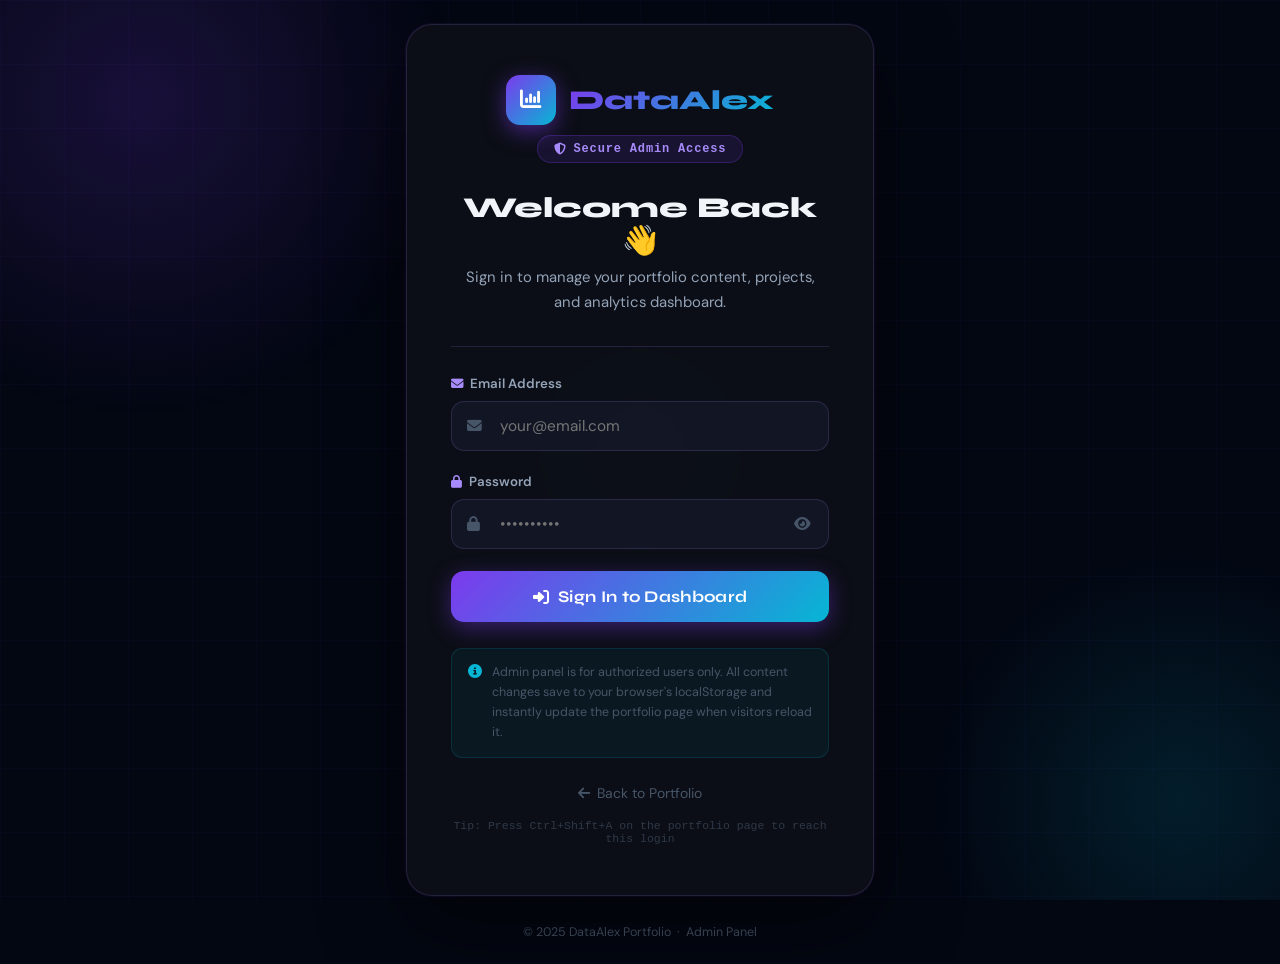
<file: login.html>
<!DOCTYPE html>
<html lang="en">
<head>
  <meta charset="UTF-8" /><meta name="viewport" content="width=device-width, initial-scale=1.0" />
  <title>Admin Login — DataAlex Portfolio</title>
  <link rel="stylesheet" href="https://cdnjs.cloudflare.com/ajax/libs/font-awesome/6.5.0/css/all.min.css" />
  <style>
    @import url('https://fonts.googleapis.com/css2?family=Syne:wght@700;800&family=DM+Sans:wght@400;500;600&display=swap');
    *,*::before,*::after{box-sizing:border-box;margin:0;padding:0}
    :root{
      --pu:#7C3AED;--pu-l:#A78BFA;--cy:#06B6D4;--gn:#10B981;--rd:#EF4444;
      --bg0:#030712;--bg1:#0D1117;--bg2:#161B2C;
      --bdl:rgba(167,139,250,.16);--t1:#F1F5F9;--t2:#94A3B8;--t3:#475569;
      --gp:linear-gradient(135deg,#7C3AED,#06B6D4);
    }
    html,body{height:100%;font-family:'DM Sans',system-ui,sans-serif;background:var(--bg0);color:var(--t1);font-size:16px}

    /* ── animated orbs ── */
    .orbs{position:fixed;inset:0;overflow:hidden;z-index:0;pointer-events:none}
    .orb{position:absolute;border-radius:50%;animation:orbFloat 12s ease-in-out infinite}
    .o1{width:640px;height:640px;top:-220px;left:-180px;background:radial-gradient(circle,rgba(124,58,237,.18),transparent 70%)}
    .o2{width:520px;height:520px;bottom:-160px;right:-160px;background:radial-gradient(circle,rgba(6,182,212,.13),transparent 70%);animation-delay:-6s;animation-direction:reverse}
    .o3{width:320px;height:320px;top:50%;left:50%;transform:translate(-50%,-50%);background:radial-gradient(circle,rgba(124,58,237,.07),transparent 70%);animation-delay:-3s}
    @keyframes orbFloat{0%,100%{transform:scale(1) translate(0,0)}33%{transform:scale(1.08) translate(18px,-14px)}66%{transform:scale(.95) translate(-10px,18px)}}

    /* grid pattern */
    .grid{position:fixed;inset:0;z-index:0;pointer-events:none;
      background-image:linear-gradient(rgba(124,58,237,.04) 1px,transparent 1px),linear-gradient(90deg,rgba(124,58,237,.04) 1px,transparent 1px);
      background-size:64px 64px}

    /* ── page ── */
    .page{position:relative;z-index:1;min-height:100vh;display:flex;flex-direction:column;align-items:center;justify-content:center;padding:24px}

    /* ── card ── */
    .card{width:100%;max-width:468px;background:rgba(13,17,23,.88);border:1px solid var(--bdl);border-radius:26px;padding:50px 44px;backdrop-filter:blur(24px);box-shadow:0 30px 80px rgba(0,0,0,.55),0 0 0 1px rgba(124,58,237,.1);animation:cardIn .5s cubic-bezier(.4,0,.2,1) forwards}
    @keyframes cardIn{from{opacity:0;transform:translateY(26px)}to{opacity:1;transform:translateY(0)}}

    /* logo */
    .logo-row{display:flex;align-items:center;gap:13px;justify-content:center;margin-bottom:10px}
    .logo-ico{width:50px;height:50px;background:var(--gp);border-radius:14px;display:flex;align-items:center;justify-content:center;font-size:1.35rem;color:#fff;box-shadow:0 6px 22px rgba(124,58,237,.52)}
    .logo-nm{font-family:'Syne',sans-serif;font-size:1.7rem;font-weight:800;background:var(--gp);-webkit-background-clip:text;-webkit-text-fill-color:transparent;background-clip:text}

    /* badge */
    .badge-row{text-align:center;margin-bottom:28px}
    .admin-badge{display:inline-flex;align-items:center;gap:7px;padding:6px 16px;background:rgba(124,58,237,.12);border:1px solid rgba(124,58,237,.28);border-radius:100px;font-size:.75rem;font-weight:600;color:var(--pu-l);font-family:'Courier New',monospace;letter-spacing:.07em}

    /* heading */
    .hdr{text-align:center;margin-bottom:32px}
    .hdr h2{font-family:'Syne',sans-serif;font-size:1.8rem;font-weight:800;margin-bottom:8px;line-height:1.15}
    .hdr p{font-size:.93rem;color:var(--t2);line-height:1.65}

    .divider{height:1px;background:var(--bdl);margin-bottom:28px}

    /* alert */
    .alert{display:none;align-items:center;gap:10px;padding:14px 16px;border-radius:12px;font-size:.875rem;font-weight:500;margin-bottom:20px}
    .alert.err{background:rgba(239,68,68,.1);border:1px solid rgba(239,68,68,.3);color:#FCA5A5}
    .alert.ok{background:rgba(16,185,129,.1);border:1px solid rgba(16,185,129,.3);color:#6EE7B7}
    .alert.show{display:flex}

    /* form */
    .form-grp{margin-bottom:22px}
    .form-lbl{display:flex;align-items:center;gap:7px;font-size:.83rem;font-weight:600;color:var(--t2);margin-bottom:9px}
    .form-lbl i{color:var(--pu-l);font-size:.78rem}
    .inp-wrap{position:relative}
    .form-inp{width:100%;padding:14px 50px 14px 48px;background:rgba(22,27,44,.72);border:1.5px solid var(--bdl);border-radius:13px;color:var(--t1);font-family:'DM Sans',sans-serif;font-size:.96rem;outline:none;transition:all .25s ease}
    .form-inp:focus{border-color:var(--pu);background:rgba(22,27,44,.96);box-shadow:0 0 0 3px rgba(124,58,237,.14)}
    .form-inp.err-inp{border-color:var(--rd);box-shadow:0 0 0 3px rgba(239,68,68,.12)}
    .ico-left{position:absolute;left:16px;top:50%;transform:translateY(-50%);color:var(--t3);font-size:.92rem;pointer-events:none;transition:color .2s}
    .inp-wrap:focus-within .ico-left{color:var(--pu-l)}
    .toggle-pw{position:absolute;right:14px;top:50%;transform:translateY(-50%);color:var(--t3);cursor:pointer;font-size:.92rem;background:none;border:none;padding:4px;transition:color .2s}
    .toggle-pw:hover{color:var(--pu-l)}
    .err-msg{display:none;font-size:.78rem;color:var(--rd);margin-top:6px;align-items:center;gap:5px}
    .err-msg.show{display:flex}

    /* submit */
    .btn-login{width:100%;padding:16px;background:var(--gp);border:none;border-radius:13px;color:#fff;font-family:'Syne',sans-serif;font-size:1.02rem;font-weight:700;cursor:pointer;letter-spacing:.02em;transition:all .25s ease;box-shadow:0 6px 22px rgba(124,58,237,.42);display:flex;align-items:center;justify-content:center;gap:9px}
    .btn-login:hover:not(:disabled){transform:translateY(-2px);box-shadow:0 10px 32px rgba(124,58,237,.58)}
    .btn-login:disabled{opacity:.7;cursor:not-allowed;transform:none}
    .spinner{width:18px;height:18px;border:2.5px solid rgba(255,255,255,.3);border-top-color:#fff;border-radius:50%;animation:spin .75s linear infinite}
    @keyframes spin{to{transform:rotate(360deg)}}

    /* security note */
    .sec-note{margin-top:26px;padding:14px 16px;background:rgba(6,182,212,.06);border:1px solid rgba(6,182,212,.15);border-radius:11px;display:flex;align-items:flex-start;gap:10px}
    .sec-note i{color:var(--cy);margin-top:2px;flex-shrink:0;font-size:.85rem}
    .sec-note p{font-size:.78rem;color:var(--t3);line-height:1.6}

    /* back */
    .back{text-align:center;margin-top:24px}
    .back a{font-size:.875rem;color:var(--t3);text-decoration:none;display:inline-flex;align-items:center;gap:7px;transition:color .2s}
    .back a:hover{color:var(--pu-l)}

    .footer-note{margin-top:28px;text-align:center;font-size:.78rem;color:var(--t3)}

    /* shake */
    @keyframes shake{0%,100%{transform:translateX(0)}20%{transform:translateX(-8px)}40%{transform:translateX(8px)}60%{transform:translateX(-4px)}80%{transform:translateX(4px)}}
    .shake{animation:shake .4s ease}

    /* shortcut hint */
    .hint{text-align:center;margin-top:16px;font-size:.72rem;color:rgba(71,85,105,.6);font-family:'Courier New',monospace}
  </style>
</head>
<body>
<div class="orbs"><div class="orb o1"></div><div class="orb o2"></div><div class="orb o3"></div></div>
<div class="grid"></div>

<div class="page">
  <div class="card" id="login-card">

    <!-- Logo -->
    <div class="logo-row">
      <div class="logo-ico"><i class="fa-solid fa-chart-column"></i></div>
      <div class="logo-nm">DataAlex</div>
    </div>
    <div class="badge-row">
      <div class="admin-badge"><i class="fa-solid fa-shield-halved"></i> Secure Admin Access</div>
    </div>

    <!-- Header -->
    <div class="hdr">
      <h2>Welcome Back 👋</h2>
      <p>Sign in to manage your portfolio content, projects, and analytics dashboard.</p>
    </div>

    <div class="divider"></div>

    <!-- Alert -->
    <div class="alert" id="login-alert">
      <i class="fa-solid fa-circle-exclamation"></i>
      <span id="alert-text">Invalid credentials. Please try again.</span>
    </div>

    <!-- Form -->
    <form id="login-form" novalidate>
      <div class="form-grp">
        <label class="form-lbl"><i class="fa-solid fa-envelope"></i> Email Address</label>
        <div class="inp-wrap">
          <input type="email" id="inp-email" class="form-inp" placeholder="your@email.com" autocomplete="email" />
          <i class="fa-solid fa-envelope ico-left"></i>
        </div>
        <div class="err-msg" id="email-err"><i class="fa-solid fa-circle-exclamation"></i> Please enter a valid email</div>
      </div>

      <div class="form-grp">
        <label class="form-lbl"><i class="fa-solid fa-lock"></i> Password</label>
        <div class="inp-wrap">
          <input type="password" id="inp-pw" class="form-inp" placeholder="••••••••••" autocomplete="current-password" />
          <i class="fa-solid fa-lock ico-left"></i>
          <button type="button" class="toggle-pw" id="toggle-pw" title="Show password">
            <i class="fa-solid fa-eye" id="pw-eye"></i>
          </button>
        </div>
        <div class="err-msg" id="pw-err"><i class="fa-solid fa-circle-exclamation"></i> Password cannot be empty</div>
      </div>

      <button type="submit" class="btn-login" id="login-btn">
        <i class="fa-solid fa-right-to-bracket"></i>
        <span id="btn-label">Sign In to Dashboard</span>
      </button>
    </form>

    <!-- Security note -->
    <div class="sec-note">
      <i class="fa-solid fa-info-circle"></i>
      <p>Admin panel is for authorized users only. All content changes save to your browser's localStorage and instantly update the portfolio page when visitors reload it.</p>
    </div>

    <!-- Back link -->
    <div class="back"><a href="index.html"><i class="fa-solid fa-arrow-left"></i> Back to Portfolio</a></div>
    <div class="hint">Tip: Press Ctrl+Shift+A on the portfolio page to reach this login</div>
  </div>

  <div class="footer-note">&copy; 2025 DataAlex Portfolio &nbsp;·&nbsp; Admin Panel</div>
</div>

<script>
  // Encoded credentials (base64 — keeps them out of plain sight in source)
  const _u = atob("c2h1amF3YWxpNTVAZ21haWwuY29t");  // shujawali55@gmail.com
  const _p = atob("WmF5YW5AMTUyMDE=");                // Zayan@15201

  // If already authenticated, go straight to dashboard
  if (sessionStorage.getItem("portfolio_admin_auth") === "true") {
    window.location.replace("admin.html");
  }

  // Toggle password visibility
  document.getElementById("toggle-pw").addEventListener("click", () => {
    const inp = document.getElementById("inp-pw");
    const eye = document.getElementById("pw-eye");
    const isText = inp.type === "text";
    inp.type = isText ? "password" : "text";
    eye.className = isText ? "fa-solid fa-eye" : "fa-solid fa-eye-slash";
  });

  // Focus email → Enter → focus password
  document.getElementById("inp-email").addEventListener("keydown", e => {
    if (e.key === "Enter") { e.preventDefault(); document.getElementById("inp-pw").focus(); }
  });

  // Clear errors on input
  ["inp-email","inp-pw"].forEach(id => {
    document.getElementById(id).addEventListener("input", () => {
      document.getElementById(id).classList.remove("err-inp");
      document.getElementById("login-alert").classList.remove("show");
    });
  });

  // Submit
  document.getElementById("login-form").addEventListener("submit", async e => {
    e.preventDefault();
    const email  = document.getElementById("inp-email").value.trim();
    const pw     = document.getElementById("inp-pw").value;
    const alert  = document.getElementById("login-alert");
    const emailE = document.getElementById("email-err");
    const pwE    = document.getElementById("pw-err");
    const card   = document.getElementById("login-card");
    const btn    = document.getElementById("login-btn");
    const label  = document.getElementById("btn-label");

    // Reset UI
    alert.classList.remove("show","err","ok");
    emailE.classList.remove("show"); pwE.classList.remove("show");
    document.getElementById("inp-email").classList.remove("err-inp");
    document.getElementById("inp-pw").classList.remove("err-inp");

    // Validate
    let valid = true;
    if (!email || !/^[^\s@]+@[^\s@]+\.[^\s@]+$/.test(email)) {
      emailE.classList.add("show"); document.getElementById("inp-email").classList.add("err-inp"); valid = false;
    }
    if (!pw) {
      pwE.classList.add("show"); document.getElementById("inp-pw").classList.add("err-inp"); valid = false;
    }
    if (!valid) return;

    // Loading
    btn.disabled = true;
    btn.innerHTML = '<div class="spinner"></div><span>Verifying…</span>';

    await new Promise(r => setTimeout(r, 950));

    if (email === _u && pw === _p) {
      // ✅ Success
      btn.innerHTML = '<i class="fa-solid fa-check-circle"></i><span>Access Granted! Redirecting…</span>';
      btn.style.background = "linear-gradient(135deg,#059669,#10B981)";
      alert.innerHTML = '<i class="fa-solid fa-check-circle"></i><span id="alert-text">Login successful! Taking you to the dashboard…</span>';
      alert.classList.add("show","ok");
      sessionStorage.setItem("portfolio_admin_auth", "true");
      sessionStorage.setItem("portfolio_admin_user", email);
      setTimeout(() => window.location.replace("admin.html"), 900);
    } else {
      // ❌ Failed
      btn.disabled = false;
      btn.innerHTML = '<i class="fa-solid fa-right-to-bracket"></i><span id="btn-label">Sign In to Dashboard</span>';
      document.getElementById("alert-text").textContent = "Invalid email or password. Please check your credentials and try again.";
      alert.classList.add("show","err");
      card.classList.add("shake");
      setTimeout(() => card.classList.remove("shake"), 450);
      document.getElementById("inp-email").classList.add("err-inp");
      document.getElementById("inp-pw").classList.add("err-inp");
      document.getElementById("inp-pw").value = "";
      document.getElementById("inp-pw").focus();
    }
  });
</script>
</body>
</html>
</file>
